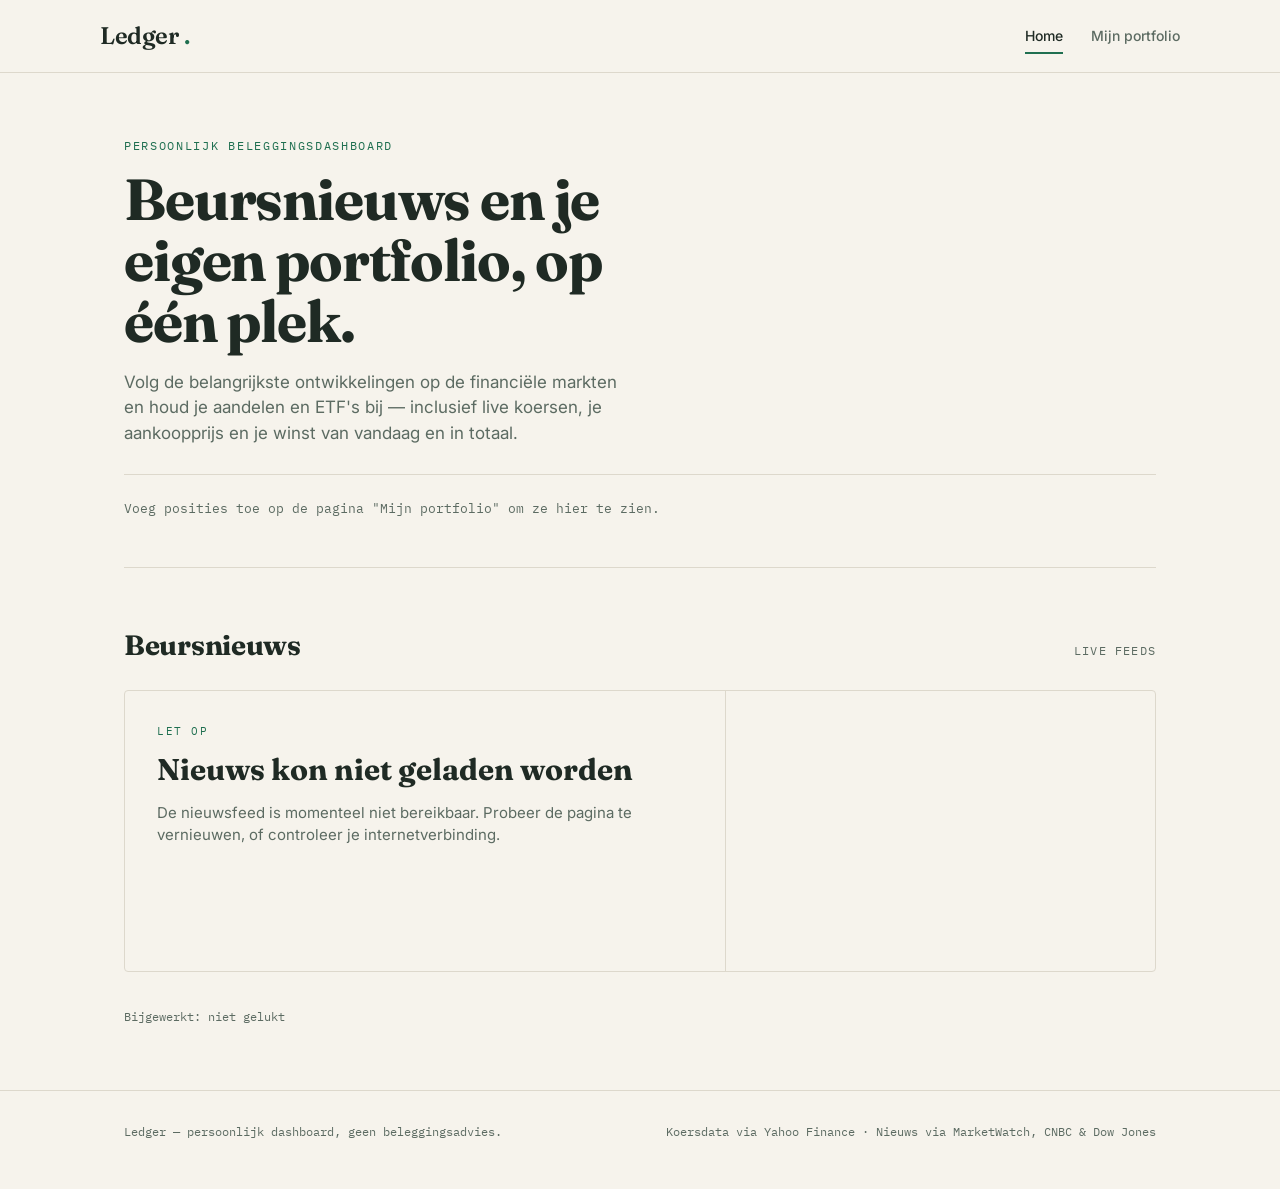
<file: portfolio-site-fixed/index.html>
<!DOCTYPE html>
<html lang="nl">
<head>
  <meta charset="UTF-8" />
  <meta name="viewport" content="width=device-width, initial-scale=1.0" />
  <title>Ledger — Mijn beleggingsportfolio</title>
  <link rel="preconnect" href="https://fonts.googleapis.com" />
  <link rel="preconnect" href="https://fonts.gstatic.com" crossorigin />
  <link href="https://fonts.googleapis.com/css2?family=Fraunces:opsz,wght@9..144,500;9..144,600&family=Inter:wght@400;500;600&family=IBM+Plex+Mono:wght@400;500;600&display=swap" rel="stylesheet" />
  <link rel="stylesheet" href="css/style.css" />
</head>
<body>

  <header class="site-header">
    <div class="wrap header-inner">
      <div class="logo">Ledger<span class="dot">.</span></div>
      <nav class="main-nav">
        <a href="index.html">Home</a>
        <a href="portfolio.html">Mijn portfolio</a>
      </nav>
    </div>
  </header>

  <main class="wrap">

    <section class="hero">
      <p class="eyebrow">Persoonlijk beleggingsdashboard</p>
      <h1>Beursnieuws en je eigen portfolio, op één plek.</h1>
      <p class="lead">
        Volg de belangrijkste ontwikkelingen op de financiële markten en houd
        je aandelen en ETF's bij — inclusief live koersen, je aankoopprijs en
        je winst van vandaag en in totaal.
      </p>
      <div class="ticker-bar" id="ticker-bar">
        <span style="color: var(--ink-soft)">Koersen laden…</span>
      </div>
    </section>

    <section>
      <div class="section-head">
        <h2>Beursnieuws</h2>
        <span class="meta">Live feeds</span>
      </div>

      <div class="news-grid">
        <div class="news-feature" id="news-feature">
          <div>
            <p class="cat">Laden…</p>
            <h3>Nieuws wordt geladen</h3>
            <p>Een moment geduld, het laatste beursnieuws wordt opgehaald.</p>
          </div>
        </div>
        <div class="news-side" id="news-side"></div>
      </div>

      <div class="news-grid-secondary" id="news-secondary"></div>

      <p class="refresh-note" id="refresh-note">Bezig met laden…</p>
    </section>

  </main>

  <footer>
    <div class="wrap" style="display:flex; justify-content:space-between; width:100%; flex-wrap:wrap; gap:12px;">
      <span>Ledger — persoonlijk dashboard, geen beleggingsadvies.</span>
      <span>Koersdata via Yahoo Finance · Nieuws via MarketWatch, CNBC &amp; Dow Jones</span>
    </div>
  </footer>

  <script src="js/common.js"></script>
  <script src="js/home.js"></script>
</body>
</html>
</file>
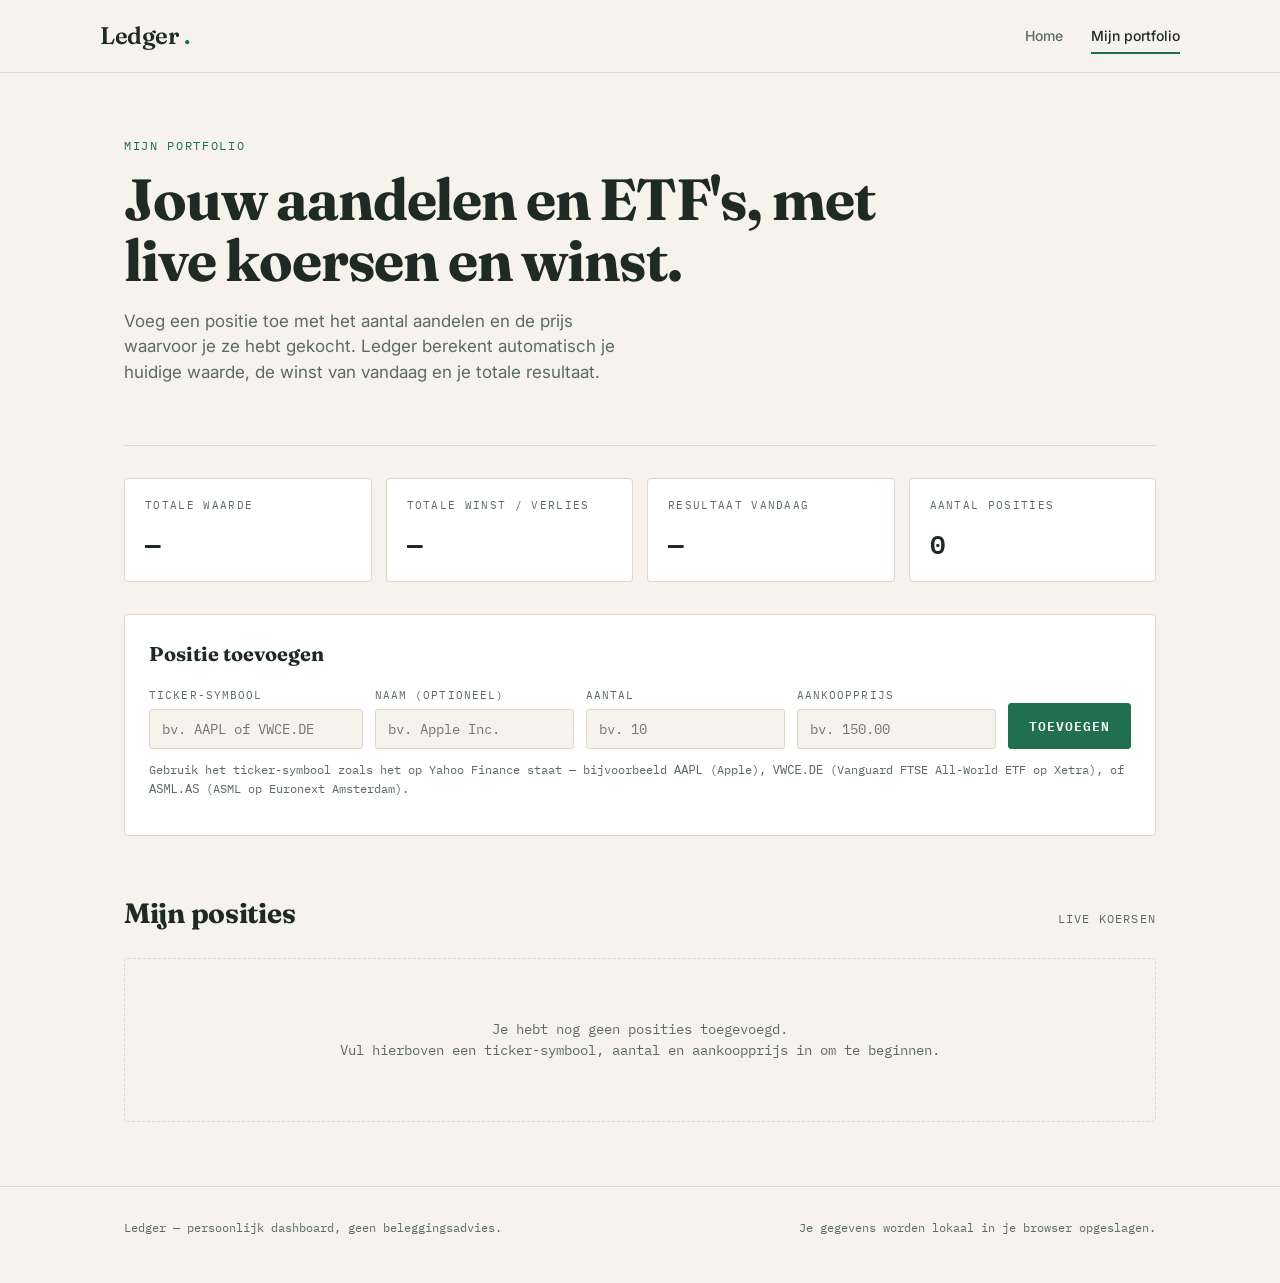
<file: portfolio-site-fixed/portfolio.html>
<!DOCTYPE html>
<html lang="nl">
<head>
  <meta charset="UTF-8" />
  <meta name="viewport" content="width=device-width, initial-scale=1.0" />
  <title>Mijn portfolio — Ledger</title>
  <link rel="preconnect" href="https://fonts.googleapis.com" />
  <link rel="preconnect" href="https://fonts.gstatic.com" crossorigin />
  <link href="https://fonts.googleapis.com/css2?family=Fraunces:opsz,wght@9..144,500;9..144,600&family=Inter:wght@400;500;600&family=IBM+Plex+Mono:wght@400;500;600&display=swap" rel="stylesheet" />
  <link rel="stylesheet" href="css/style.css" />
</head>
<body>

  <header class="site-header">
    <div class="wrap header-inner">
      <div class="logo">Ledger<span class="dot">.</span></div>
      <nav class="main-nav">
        <a href="index.html">Home</a>
        <a href="portfolio.html">Mijn portfolio</a>
      </nav>
    </div>
  </header>

  <main class="wrap">

    <section class="hero" style="padding-bottom: 32px;">
      <p class="eyebrow">Mijn portfolio</p>
      <h1 style="max-width: 20ch;">Jouw aandelen en ETF's, met live koersen en winst.</h1>
      <p class="lead">
        Voeg een positie toe met het aantal aandelen en de prijs waarvoor je
        ze hebt gekocht. Ledger berekent automatisch je huidige waarde, de
        winst van vandaag en je totale resultaat.
      </p>
    </section>

    <section style="margin-top: 32px;">
      <div class="summary-grid">
        <div class="summary-card">
          <div class="label">Totale waarde</div>
          <div class="value" id="sum-value">—</div>
        </div>
        <div class="summary-card">
          <div class="label">Totale winst / verlies</div>
          <div class="value" id="sum-total-profit">—</div>
        </div>
        <div class="summary-card">
          <div class="label">Resultaat vandaag</div>
          <div class="value" id="sum-day-profit">—</div>
        </div>
        <div class="summary-card">
          <div class="label">Aantal posities</div>
          <div class="value" id="sum-positions">0</div>
        </div>
      </div>
    </section>

    <section>
      <div class="add-form">
        <h3>Positie toevoegen</h3>
        <form id="add-form">
          <div class="form-row">
            <div class="form-group">
              <label for="input-symbol">Ticker-symbool</label>
              <input type="text" id="input-symbol" placeholder="bv. AAPL of VWCE.DE" required />
            </div>
            <div class="form-group">
              <label for="input-name">Naam (optioneel)</label>
              <input type="text" id="input-name" placeholder="bv. Apple Inc." />
            </div>
            <div class="form-group">
              <label for="input-shares">Aantal</label>
              <input type="number" id="input-shares" step="any" min="0" placeholder="bv. 10" required />
            </div>
            <div class="form-group">
              <label for="input-buyprice">Aankoopprijs</label>
              <input type="number" id="input-buyprice" step="any" min="0" placeholder="bv. 150.00" required />
            </div>
            <button type="submit" class="btn">Toevoegen</button>
          </div>
        </form>
        <p class="form-hint">
          Gebruik het ticker-symbool zoals het op Yahoo Finance staat — bijvoorbeeld
          <code>AAPL</code> (Apple), <code>VWCE.DE</code> (Vanguard FTSE All-World ETF op Xetra),
          of <code>ASML.AS</code> (ASML op Euronext Amsterdam).
        </p>
      </div>
    </section>

    <section>
      <div class="section-head">
        <h2>Mijn posities</h2>
        <span class="meta" id="last-updated">Live koersen</span>
      </div>

      <div id="table-wrap" style="overflow-x: auto;">
        <table class="holdings-table">
          <thead>
            <tr>
              <th>Naam</th>
              <th>Aantal</th>
              <th>Aankoopprijs</th>
              <th>Huidige koers</th>
              <th>Huidige waarde</th>
              <th>Resultaat vandaag</th>
              <th>Totale winst / verlies</th>
              <th></th>
            </tr>
          </thead>
          <tbody id="holdings-body"></tbody>
        </table>
      </div>

      <div class="empty-state" id="empty-state">
        Je hebt nog geen posities toegevoegd.<br />
        Vul hierboven een ticker-symbool, aantal en aankoopprijs in om te beginnen.
      </div>
    </section>

  </main>

  <footer>
    <div class="wrap" style="display:flex; justify-content:space-between; width:100%; flex-wrap:wrap; gap:12px;">
      <span>Ledger — persoonlijk dashboard, geen beleggingsadvies.</span>
      <span>Je gegevens worden lokaal in je browser opgeslagen.</span>
    </div>
  </footer>

  <script src="js/common.js"></script>
  <script src="js/portfolio.js"></script>
</body>
</html>
</file>
<file: portfolio-site-fixed/css/style.css>
:root {
  --bg: #F6F3EC;
  --bg-card: #FFFFFF;
  --ink: #1F2A24;
  --ink-soft: #5C6B62;
  --line: #DDD8CC;
  --accent: #1F6F50;
  --accent-soft: #E4EFE6;
  --gain: #1F6F50;
  --loss: #B5402C;
  --gain-bg: #E4EFE6;
  --loss-bg: #FBE9E4;
  --font-display: 'Fraunces', Georgia, serif;
  --font-body: 'Inter', system-ui, -apple-system, sans-serif;
  --font-mono: 'IBM Plex Mono', 'Courier New', monospace;
}

* { box-sizing: border-box; }

body {
  margin: 0;
  background: var(--bg);
  color: var(--ink);
  font-family: var(--font-body);
  line-height: 1.5;
}

a { color: inherit; text-decoration: none; }

.wrap {
  max-width: 1080px;
  margin: 0 auto;
  padding: 0 24px;
}

/* ---------- Header ---------- */
header.site-header {
  border-bottom: 1px solid var(--line);
  background: var(--bg);
  position: sticky;
  top: 0;
  z-index: 50;
}

.header-inner {
  display: flex;
  align-items: center;
  justify-content: space-between;
  padding: 18px 0;
}

.logo {
  font-family: var(--font-display);
  font-size: 24px;
  font-weight: 600;
  letter-spacing: -0.02em;
  display: flex;
  align-items: baseline;
  gap: 6px;
}

.logo .dot { color: var(--accent); }

nav.main-nav {
  display: flex;
  gap: 28px;
}

nav.main-nav a {
  font-size: 14px;
  font-weight: 500;
  color: var(--ink-soft);
  padding: 6px 0;
  border-bottom: 2px solid transparent;
  transition: color .15s, border-color .15s;
}

nav.main-nav a:hover,
nav.main-nav a.active {
  color: var(--ink);
  border-bottom-color: var(--accent);
}

/* ---------- Hero ---------- */
.hero {
  padding: 64px 0 48px;
  border-bottom: 1px solid var(--line);
}

.hero .eyebrow {
  font-family: var(--font-mono);
  font-size: 12px;
  text-transform: uppercase;
  letter-spacing: 0.14em;
  color: var(--accent);
  margin: 0 0 14px;
}

.hero h1 {
  font-family: var(--font-display);
  font-size: clamp(36px, 6vw, 58px);
  line-height: 1.05;
  letter-spacing: -0.02em;
  margin: 0 0 18px;
  max-width: 14ch;
}

.hero p.lead {
  font-size: 17px;
  color: var(--ink-soft);
  max-width: 46ch;
  margin: 0 0 28px;
}

.ticker-bar {
  display: flex;
  gap: 28px;
  flex-wrap: wrap;
  padding-top: 24px;
  border-top: 1px solid var(--line);
  font-family: var(--font-mono);
  font-size: 13px;
}

.ticker-bar .tick { display: flex; gap: 8px; align-items: baseline; }
.ticker-bar .tick .sym { color: var(--ink-soft); }
.ticker-bar .tick .chg.up { color: var(--gain); }
.ticker-bar .tick .chg.down { color: var(--loss); }

/* ---------- Section headings ---------- */
.section-head {
  display: flex;
  align-items: baseline;
  justify-content: space-between;
  margin: 56px 0 24px;
}

.section-head h2 {
  font-family: var(--font-display);
  font-size: 28px;
  margin: 0;
  letter-spacing: -0.01em;
}

.section-head .meta {
  font-family: var(--font-mono);
  font-size: 12px;
  color: var(--ink-soft);
  text-transform: uppercase;
  letter-spacing: 0.1em;
}

/* ---------- News grid ---------- */
.news-grid {
  display: grid;
  grid-template-columns: 1.4fr 1fr;
  gap: 0;
  border: 1px solid var(--line);
  border-radius: 4px;
  overflow: hidden;
  margin-bottom: 24px;
}

.news-feature {
  padding: 32px;
  border-right: 1px solid var(--line);
  display: flex;
  flex-direction: column;
  justify-content: space-between;
  min-height: 280px;
}

.news-feature .cat {
  font-family: var(--font-mono);
  font-size: 11px;
  text-transform: uppercase;
  letter-spacing: 0.14em;
  color: var(--accent);
  margin-bottom: 14px;
}

.news-feature h3 {
  font-family: var(--font-display);
  font-size: 30px;
  line-height: 1.15;
  margin: 0 0 14px;
}

.news-feature p {
  color: var(--ink-soft);
  font-size: 15px;
  margin: 0;
}

.news-feature .src {
  margin-top: 24px;
  font-family: var(--font-mono);
  font-size: 12px;
  color: var(--ink-soft);
}

.news-side {
  display: flex;
  flex-direction: column;
}

.news-row {
  padding: 20px 28px;
  border-bottom: 1px solid var(--line);
}

.news-row:last-child { border-bottom: none; }

.news-row .cat {
  font-family: var(--font-mono);
  font-size: 10px;
  text-transform: uppercase;
  letter-spacing: 0.12em;
  color: var(--ink-soft);
  margin-bottom: 6px;
}

.news-row h4 {
  font-size: 15px;
  font-weight: 600;
  margin: 0 0 4px;
  line-height: 1.3;
}

.news-row .src {
  font-family: var(--font-mono);
  font-size: 11px;
  color: var(--ink-soft);
}

.news-grid-secondary {
  display: grid;
  grid-template-columns: repeat(3, 1fr);
  gap: 16px;
}

.news-card {
  border: 1px solid var(--line);
  border-radius: 4px;
  padding: 20px;
}

.news-card .cat {
  font-family: var(--font-mono);
  font-size: 10px;
  text-transform: uppercase;
  letter-spacing: 0.12em;
  color: var(--accent);
  margin-bottom: 8px;
}

.news-card h4 {
  font-size: 15px;
  margin: 0 0 6px;
  line-height: 1.35;
}

.news-card p {
  font-size: 13px;
  color: var(--ink-soft);
  margin: 0 0 10px;
}

.news-card .src {
  font-family: var(--font-mono);
  font-size: 11px;
  color: var(--ink-soft);
}

.refresh-note {
  font-family: var(--font-mono);
  font-size: 12px;
  color: var(--ink-soft);
  margin-top: 12px;
}

/* ---------- Portfolio page ---------- */
.summary-grid {
  display: grid;
  grid-template-columns: repeat(4, 1fr);
  gap: 14px;
  margin-bottom: 32px;
}

.summary-card {
  background: var(--bg-card);
  border: 1px solid var(--line);
  border-radius: 4px;
  padding: 18px 20px;
}

.summary-card .label {
  font-family: var(--font-mono);
  font-size: 11px;
  text-transform: uppercase;
  letter-spacing: 0.12em;
  color: var(--ink-soft);
  margin-bottom: 10px;
}

.summary-card .value {
  font-family: var(--font-mono);
  font-size: 26px;
  font-weight: 600;
  letter-spacing: -0.01em;
}

.summary-card .value.up { color: var(--gain); }
.summary-card .value.down { color: var(--loss); }

/* Add form */
.add-form {
  background: var(--bg-card);
  border: 1px solid var(--line);
  border-radius: 4px;
  padding: 24px;
  margin-bottom: 32px;
}

.add-form h3 {
  font-family: var(--font-display);
  font-size: 20px;
  margin: 0 0 18px;
}

.form-row {
  display: grid;
  grid-template-columns: 1.6fr 1fr 1fr 1fr auto;
  gap: 12px;
  align-items: end;
}

.form-group { display: flex; flex-direction: column; gap: 6px; }

.form-group label {
  font-family: var(--font-mono);
  font-size: 11px;
  text-transform: uppercase;
  letter-spacing: 0.1em;
  color: var(--ink-soft);
}

.form-group input {
  font-family: var(--font-mono);
  font-size: 14px;
  padding: 10px 12px;
  border: 1px solid var(--line);
  border-radius: 3px;
  background: var(--bg);
  color: var(--ink);
}

.form-group input:focus {
  outline: none;
  border-color: var(--accent);
}

.btn {
  font-family: var(--font-mono);
  font-size: 13px;
  font-weight: 600;
  text-transform: uppercase;
  letter-spacing: 0.08em;
  padding: 11px 20px;
  border: 1px solid var(--accent);
  background: var(--accent);
  color: #fff;
  border-radius: 3px;
  cursor: pointer;
  transition: opacity .15s;
}

.btn:hover { opacity: 0.85; }

.btn.secondary {
  background: transparent;
  color: var(--accent);
}

.form-hint {
  font-family: var(--font-mono);
  font-size: 12px;
  color: var(--ink-soft);
  margin-top: 12px;
}

/* Holdings table */
.holdings-table {
  width: 100%;
  border-collapse: collapse;
  background: var(--bg-card);
  border: 1px solid var(--line);
  border-radius: 4px;
  overflow: hidden;
}

.holdings-table th,
.holdings-table td {
  padding: 14px 16px;
  text-align: right;
  border-bottom: 1px solid var(--line);
  font-size: 14px;
}

.holdings-table th {
  font-family: var(--font-mono);
  font-size: 11px;
  text-transform: uppercase;
  letter-spacing: 0.1em;
  color: var(--ink-soft);
  font-weight: 500;
  background: var(--accent-soft);
}

.holdings-table th:first-child,
.holdings-table td:first-child {
  text-align: left;
}

.holdings-table td.name {
  font-weight: 600;
}

.holdings-table td.ticker {
  font-family: var(--font-mono);
  font-size: 12px;
  color: var(--ink-soft);
}

.holdings-table td,
.holdings-table th { font-family: var(--font-mono); }

.holdings-table td.name-cell { font-family: var(--font-body); }

.holdings-table tr:last-child td { border-bottom: none; }

.pill {
  display: inline-block;
  padding: 3px 9px;
  border-radius: 999px;
  font-size: 12px;
  font-weight: 600;
}

.pill.up { background: var(--gain-bg); color: var(--gain); }
.pill.down { background: var(--loss-bg); color: var(--loss); }
.pill.flat { background: var(--accent-soft); color: var(--ink-soft); }

.row-actions button {
  font-family: var(--font-mono);
  font-size: 12px;
  border: 1px solid var(--line);
  background: transparent;
  color: var(--ink-soft);
  padding: 5px 10px;
  border-radius: 3px;
  cursor: pointer;
}

.row-actions button:hover {
  border-color: var(--loss);
  color: var(--loss);
}

.empty-state {
  text-align: center;
  padding: 60px 20px;
  color: var(--ink-soft);
  font-family: var(--font-mono);
  font-size: 14px;
  border: 1px dashed var(--line);
  border-radius: 4px;
}

/* ---------- Footer ---------- */
footer {
  border-top: 1px solid var(--line);
  margin-top: 64px;
  padding: 32px 0 48px;
  font-family: var(--font-mono);
  font-size: 12px;
  color: var(--ink-soft);
  display: flex;
  justify-content: space-between;
  flex-wrap: wrap;
  gap: 12px;
}

/* ---------- Responsive ---------- */
@media (max-width: 860px) {
  .news-grid { grid-template-columns: 1fr; }
  .news-feature { border-right: none; border-bottom: 1px solid var(--line); }
  .news-grid-secondary { grid-template-columns: 1fr; }
  .summary-grid { grid-template-columns: repeat(2, 1fr); }
  .form-row { grid-template-columns: 1fr; }
  nav.main-nav { gap: 16px; }
  .holdings-table { display: block; overflow-x: auto; white-space: nowrap; }
}
</file>
